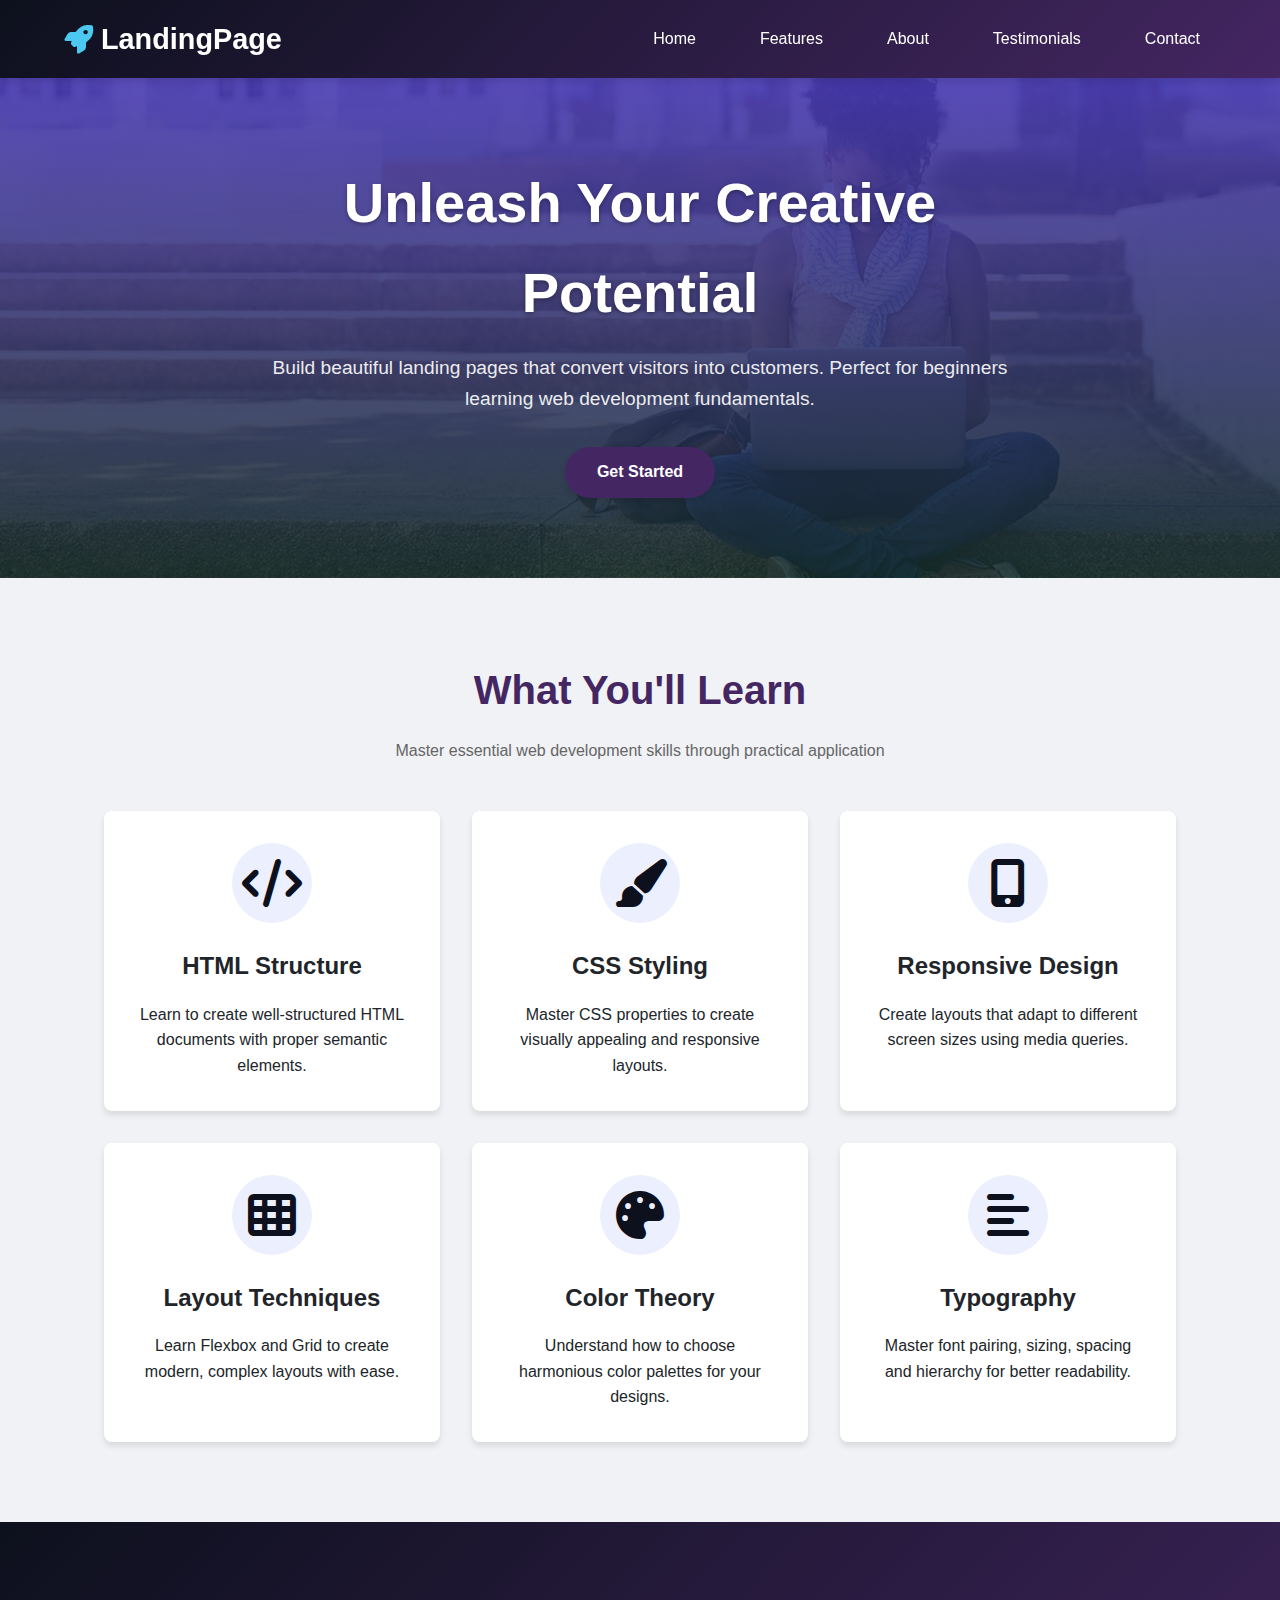
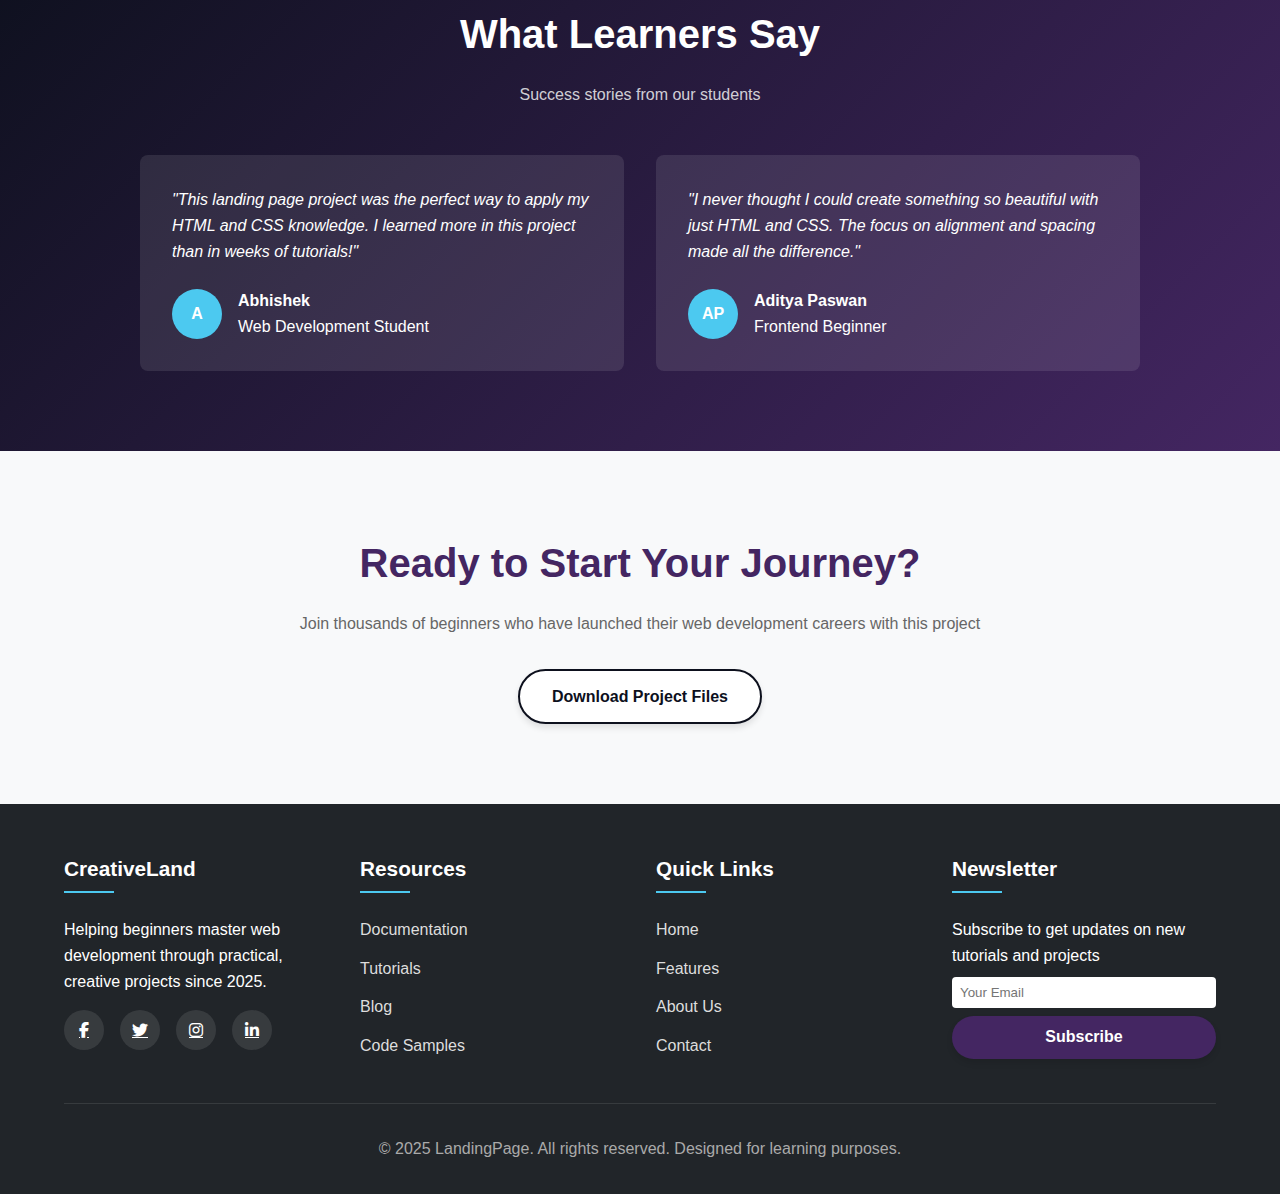
<file: Codsoft/2.Landing Page (Project-2)/Index.html>
<!DOCTYPE html>
<html lang="en">
<head>
    <meta charset="UTF-8">
    <meta name="viewport" content="width=device-width, initial-scale=1.0">
    <link rel="icon" type="image/png" href="favicon.svg">
    <title>Creative Landing Page</title>
    <link rel="stylesheet" href="https://cdnjs.cloudflare.com/ajax/libs/font-awesome/6.4.0/css/all.min.css">
    <link rel="stylesheet" href="style.css">
</head>
<body>
    <!-- Header Section -->
    <header>
        <div class="header-container">
            <div class="logo">
                  <i class="fa-solid fa-rocket fa-beat"></i>
                <span>LandingPage</span>
            </div>
            <nav>
                <ul>
                    <li><a href="#">Home</a></li>
                    <li><a href="#">Features</a></li>
                    <li><a href="#">About</a></li>
                    <li><a href="#">Testimonials</a></li>
                    <li><a href="#">Contact</a></li>
                </ul>
            </nav>
        </div>
    </header>

    <!-- Hero Section -->
    <section class="hero">
        <div class="hero-content">
            <h1>Unleash Your Creative Potential</h1>
            <p>Build beautiful landing pages that convert visitors into customers. Perfect for beginners learning web development fundamentals.</p>
            <a href="#" class="btn">Get Started</a>
        </div>
    </section>

    <!-- Features Section -->
    <section class="features">
        <div class="section-title">
            <h2>What You'll Learn</h2>
            <p>Master essential web development skills through practical application</p>
        </div>
        <div class="features-grid">
            <div class="feature-card">
                <i class="fas fa-code"></i>
                <h3>HTML Structure</h3>
                <p>Learn to create well-structured HTML documents with proper semantic elements.</p>
            </div>
            <div class="feature-card">
                <i class="fas fa-paint-brush"></i>
                <h3>CSS Styling</h3>
                <p>Master CSS properties to create visually appealing and responsive layouts.</p>
            </div>
            <div class="feature-card">
                <i class="fas fa-mobile-alt"></i>
                <h3>Responsive Design</h3>
                <p>Create layouts that adapt to different screen sizes using media queries.</p>
            </div>
            <div class="feature-card">
                <i class="fas fa-th"></i>
                <h3>Layout Techniques</h3>
                <p>Learn Flexbox and Grid to create modern, complex layouts with ease.</p>
            </div>
            <div class="feature-card">
                <i class="fas fa-palette"></i>
                <h3>Color Theory</h3>
                <p>Understand how to choose harmonious color palettes for your designs.</p>
            </div>
            <div class="feature-card">
                <i class="fas fa-align-left"></i>
                <h3>Typography</h3>
                <p>Master font pairing, sizing, spacing and hierarchy for better readability.</p>
            </div>
        </div>
    </section>

    <!-- Testimonials Section -->
    <section class="testimonials">
        <div class="section-title">
            <h2 style="color: white;">What Learners Say</h2>
            <p style="color: rgba(255, 255, 255, 0.8);">Success stories from our students</p>
        </div>
        <div class="testimonial-container">
            <div class="testimonial">
                <div class="testimonial-content">
                    "This landing page project was the perfect way to apply my HTML and CSS knowledge. I learned more in this project than in weeks of tutorials!"
                </div>
                <div class="testimonial-author">
                    <div class="author-img">A</div>
                    <div>
                        <h4>Abhishek</h4>
                        <p>Web Development Student</p>
                    </div>
                </div>
            </div>
            <div class="testimonial">
                <div class="testimonial-content">
                    "I never thought I could create something so beautiful with just HTML and CSS. The focus on alignment and spacing made all the difference."
                </div>
                <div class="testimonial-author">
                    <div class="author-img">AP</div>
                    <div>
                        <h4>Aditya Paswan</h4>
                        <p>Frontend Beginner</p>
                    </div>
                </div>
            </div>
        </div>
    </section>

    <!-- CTA Section -->
    <section class="cta">
        <div class="cta-content">
            <h2>Ready to Start Your Journey?</h2>
            <p>Join thousands of beginners who have launched their web development careers with this project</p>
            <a href="#" class="btn btn-secondary">Download Project Files</a>
        </div>
    </section>

    <!-- Footer -->
    <footer>
        <div class="footer-container">
            <div class="footer-col">
                <h3>CreativeLand</h3>
                <p>Helping beginners master web development through practical, creative projects since 2025.</p>
                <div class="social-links">
                    <a href="#"><i class="fab fa-facebook-f"></i></a>
                    <a href="#"><i class="fab fa-twitter"></i></a>
                    <a href="#"><i class="fab fa-instagram"></i></a>
                    <a href="#"><i class="fab fa-linkedin-in"></i></a>
                </div>
            </div>
            <div class="footer-col">
                <h3>Resources</h3>
                <ul>
                    <li><a href="#">Documentation</a></li>
                    <li><a href="#">Tutorials</a></li>
                    <li><a href="#">Blog</a></li>
                    <li><a href="#">Code Samples</a></li>
                </ul>
            </div>
            <div class="footer-col">
                <h3>Quick Links</h3>
                <ul>
                    <li><a href="#">Home</a></li>
                    <li><a href="#">Features</a></li>
                    <li><a href="#">About Us</a></li>
                    <li><a href="#">Contact</a></li>
                </ul>
            </div>
            <div class="footer-col">
                <h3>Newsletter</h3>
                <p>Subscribe to get updates on new tutorials and projects</p>
                <form>
                    <input type="email" placeholder="Your Email" style="padding: 0.5rem; width: 100%; margin: 0.5rem 0; border-radius: 4px; border: none;">
                    <button type="submit" class="btn" style="width: 100%;">Subscribe</button>
                </form>
            </div>
        </div>
        <div class="copyright">
            <p>&copy; 2025 LandingPage. All rights reserved. Designed for learning purposes.</p>
        </div>
    </footer>
</body>
</html>
</file>
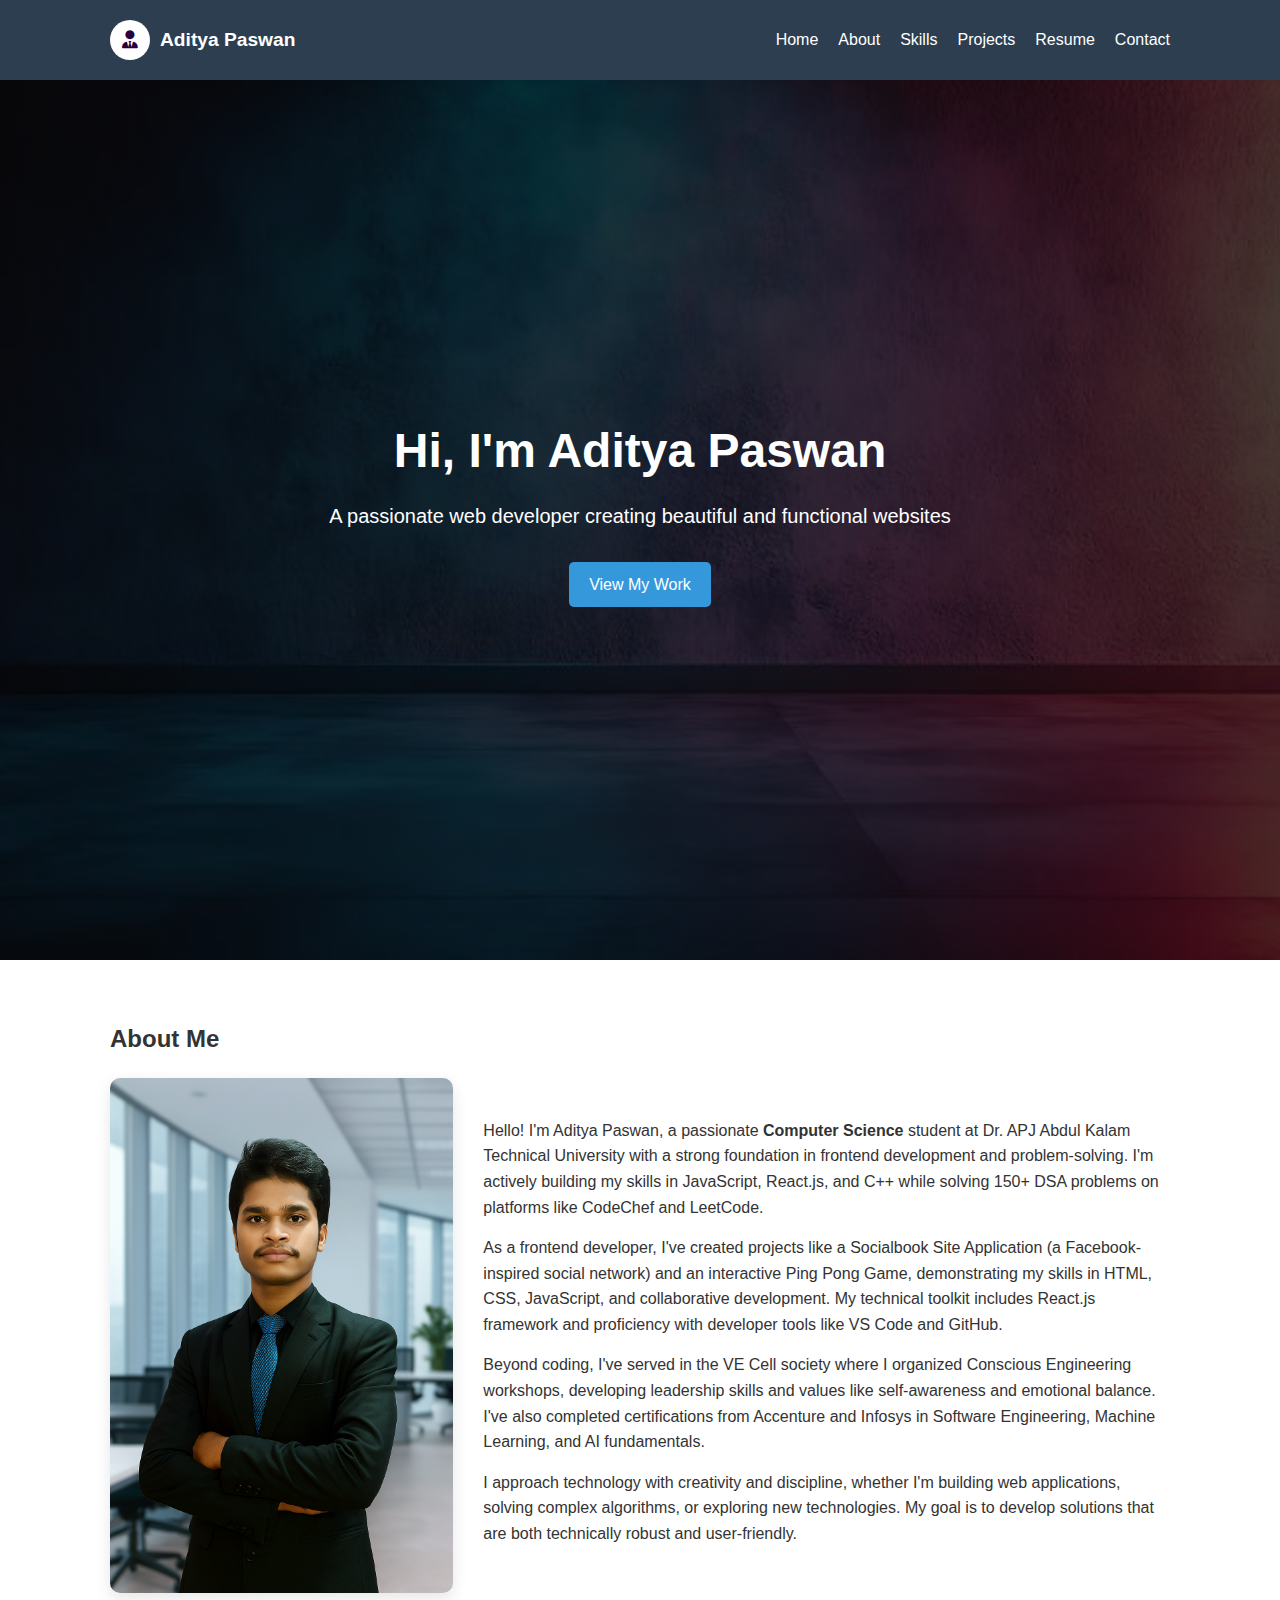
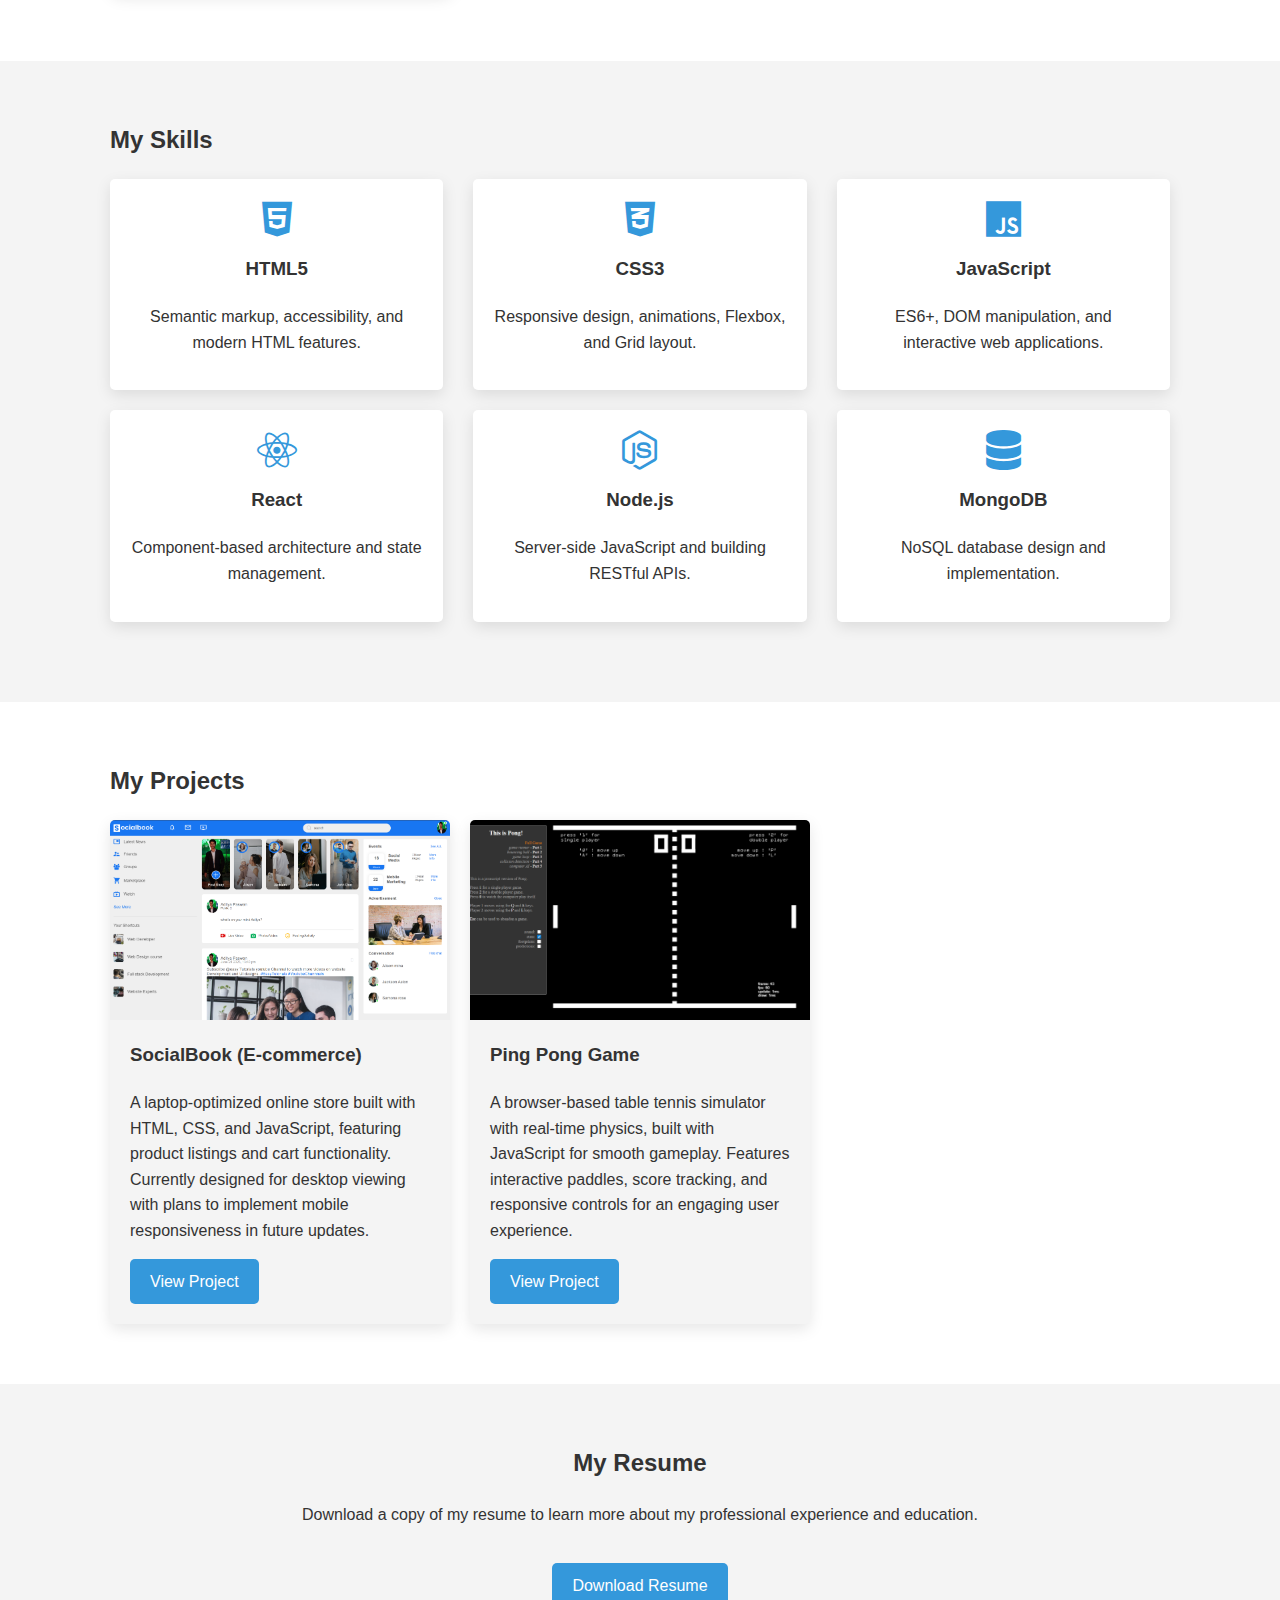
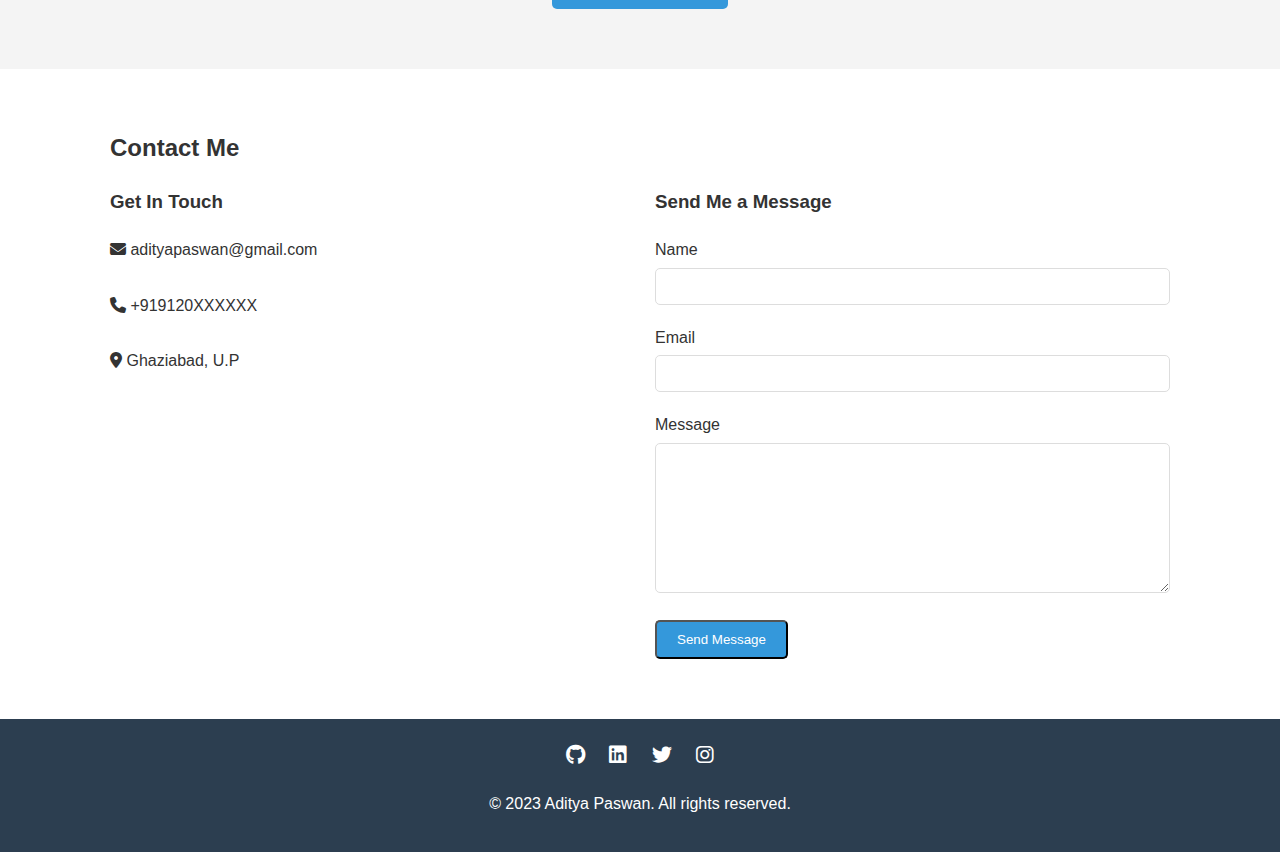
<file: Codsoft/1.My Portpolio (Project-1)/index7.html>
<!DOCTYPE html>
<html lang="en">

<head>
    <meta charset="UTF-8">
    <meta name="viewport" content="width=device-width, initial-scale=1.0">
    <title>My Portfolio</title>
    <link rel="stylesheet" href="https://cdnjs.cloudflare.com/ajax/libs/font-awesome/6.4.0/css/all.min.css">
    <link rel="icon" href="icons8-portfolio-48.png">
    <link rel="stylesheet" href="style7.css">

</head>

<body>
    <!-- Header -->
    <header>
        <div class="container">
            <div class="logo">
                <div class="logo-icon">
                    <i class="fa-solid fa-user-tie"></i>
                </div>
                <span>Aditya Paswan</span>
            </div>
            <nav>
                <ul>
                    <li><a href="#hero">Home</a></li>
                    <li><a href="#about">About</a></li>
                    <li><a href="#skills">Skills</a></li>
                    <li><a href="#projects">Projects</a></li>
                    <li><a href="#resume">Resume</a></li>
                    <li><a href="#contact">Contact</a></li>
                </ul>
            </nav>
        </div>
    </header>

    <!-- Hero Section -->
    <section id="hero">
        <div class="container">
            <h1>Hi, I'm Aditya Paswan</h1>
            <p>A passionate web developer creating beautiful and functional websites</p>
            <a href="#projects" class="btn">View My Work</a>
        </div>
    </section>

    <!-- About Section -->
    <section id="about">
        <div class="container">
            <h2>About Me</h2>
            <div class="about-content">
                <div class="about-img">
                    <img src="Images/Image2.png" alt="Aditya Paswan">
                </div>
                <div class="about-text">
                    <p>Hello! I'm Aditya Paswan, a passionate <b>Computer Science</b> student at Dr. APJ Abdul Kalam
                        Technical
                        University with a strong foundation in frontend development and problem-solving.
                        I'm actively building my skills in JavaScript, React.js, and C++ while solving
                        150+ DSA problems on platforms like CodeChef and LeetCode.</p>

                    <p>As a frontend developer, I've created projects like a Socialbook Site Application (a
                        Facebook-inspired social network) and an interactive Ping Pong Game, demonstrating my skills in
                        HTML, CSS, JavaScript, and collaborative development. My technical toolkit includes React.js
                        framework and proficiency with developer tools like VS Code and GitHub.</p>

                    <p>Beyond coding, I've served in the VE Cell society where I organized Conscious Engineering
                        workshops, developing leadership skills and values like self-awareness and emotional balance.
                        I've also completed certifications from Accenture and Infosys in Software Engineering, Machine
                        Learning, and AI fundamentals.</p>

                    <p>I approach technology with creativity and discipline, whether I'm building web applications,
                        solving complex algorithms, or exploring new technologies. My goal is to develop solutions that
                        are both technically robust and user-friendly.</p>
                </div>
            </div>
    </section>

    <!-- Skills Section -->
    <section id="skills">
        <div class="container">
            <h2>My Skills</h2>
            <div class="skills-container">
                <div class="skill">
                    <i class="fab fa-html5"></i>
                    <h3>HTML5</h3>
                    <p>Semantic markup, accessibility, and modern HTML features.</p>
                </div>
                <div class="skill">
                    <i class="fab fa-css3-alt"></i>
                    <h3>CSS3</h3>
                    <p>Responsive design, animations, Flexbox, and Grid layout.</p>
                </div>
                <div class="skill">
                    <i class="fab fa-js"></i>
                    <h3>JavaScript</h3>
                    <p>ES6+, DOM manipulation, and interactive web applications.</p>
                </div>
                <div class="skill">
                    <i class="fab fa-react"></i>
                    <h3>React</h3>
                    <p>Component-based architecture and state management.</p>
                </div>
                <div class="skill">
                    <i class="fab fa-node-js"></i>
                    <h3>Node.js</h3>
                    <p>Server-side JavaScript and building RESTful APIs.</p>
                </div>
                <div class="skill">
                    <i class="fas fa-database"></i>
                    <h3>MongoDB</h3>
                    <p>NoSQL database design and implementation.</p>
                </div>
            </div>
        </div>
    </section>

    <!-- Projects Section -->
    <section id="projects">
        <div class="container">
            <h2>My Projects</h2>
            <div class="projects-container">
                <div class="project">
                    <div class="project-img">
                        <img src="Images/E-Commerce Website.png" alt="E-commerce Website">
                    </div>
                    <div class="project-info">
                        <h3>SocialBook (E-commerce)</h3>
                        <p>A laptop-optimized online store built with HTML, CSS, and JavaScript, featuring product
                            listings and cart functionality. Currently designed for desktop viewing with plans to
                            implement mobile responsiveness in future updates.</p>
                        <a href="#" class="btn">View Project</a>
                    </div>
                </div>
                <div class="project">
                    <div class="project-img">
                        <img src="Images/Ping Pong Game.png" alt="Ping Pong Game">
                    </div>
                    <div class="project-info">
                        <h3>Ping Pong Game</h3>
                        <p>A browser-based table tennis simulator with real-time
                            physics, built with JavaScript for smooth gameplay. Features interactive paddles, score
                            tracking, and responsive controls for an engaging user experience.</p>
                        <a href="#" class="btn">View Project</a>
                    </div>
                </div>
            </div>
        </div>
        </div>
        </div>
    </section>

    <!-- Resume Section -->
    <section id="resume">
        <div class="container">
            <h2>My Resume</h2>
            <p>Download a copy of my resume to learn more about my professional experience and education.</p>
            <a href="Images/Aditya_Paswan_RESUME.pdf" class="btn" download="Aditya Paswan_Resume.pdf">Download Resume</a>
        </div>
    </section>

    <!-- Contact Section -->
    <section id="contact">
        <div class="container">
            <h2>Contact Me</h2>
            <div class="contact-container">
                <div class="contact-info">
                    <h3>Get In Touch</h3>
                    <p><i class="fas fa-envelope"></i> adityapaswan@gmail.com </p>
                    <p><i class="fas fa-phone"></i> +919120XXXXXX </p>
                    <p><i class="fas fa-map-marker-alt"></i> Ghaziabad, U.P </p>
                </div>
                <div class="contact-form">
                    <h3>Send Me a Message</h3>
                    <form>
                        <div class="form-group">
                            <label for="name">Name</label>
                            <input type="text" id="name" name="name" required>
                        </div>
                        <div class="form-group">
                            <label for="email">Email</label>
                            <input type="email" id="email" name="email" required>
                        </div>
                        <div class="form-group">
                            <label for="message">Message</label>
                            <textarea id="message" name="message" required></textarea>
                        </div>
                        <button type="submit" class="btn">Send Message</button>
                    </form>
                </div>
            </div>
        </div>
    </section>

    <!-- Footer -->
    <footer>
        <div class="container">
            <div class="social-links">
                <a href="#"><i class="fab fa-github"></i></a>
                <a href="#"><i class="fab fa-linkedin"></i></a>
                <a href="#"><i class="fab fa-twitter"></i></a>
                <a href="#"><i class="fab fa-instagram"></i></a>
            </div>
            <p>&copy; 2023 Aditya Paswan. All rights reserved.</p>
        </div>
    </footer>
</body>

</html>
</file>
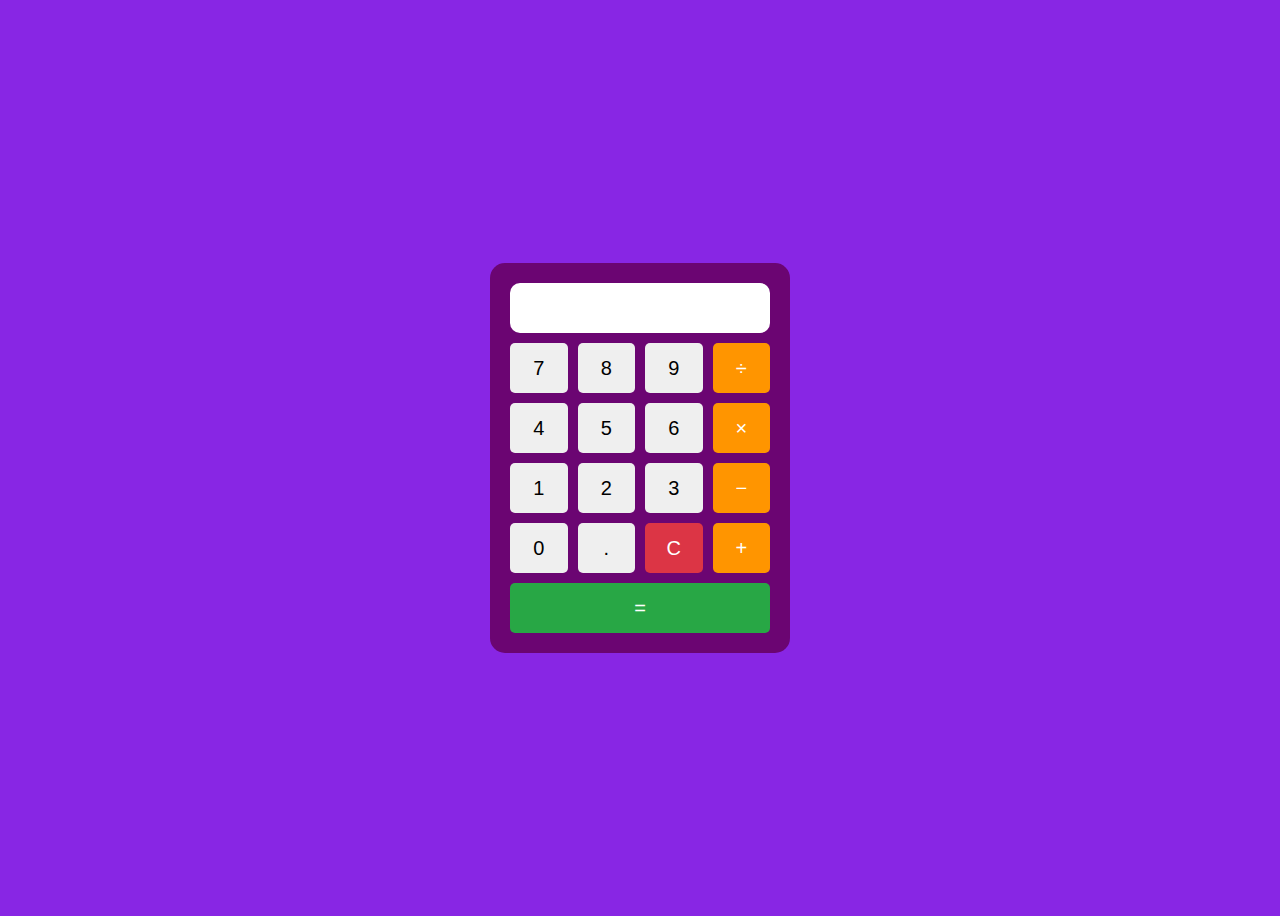
<file: Codsoft/3.Calculator (Project-3)/index1.html>
<!DOCTYPE html>
<html lang="en">
<head>
  <meta charset="UTF-8" />
  <meta name="viewport" content="width=device-width, initial-scale=1.0"/>
  <link rel="icon" type="image/png" href="calculator (1).png" />
  <title>Basic Calculator</title>
  <link rel="stylesheet" href="style1.css"/>
</head>
<body>
  <div class="calculator">
    <input type="text" id="display" disabled />
    <div class="buttons">
      <button class="btn" data-value="7">7</button>
      <button class="btn" data-value="8">8</button>
      <button class="btn" data-value="9">9</button>
      <button class="btn operator" data-value="/">÷</button>

      <button class="btn" data-value="4">4</button>
      <button class="btn" data-value="5">5</button>
      <button class="btn" data-value="6">6</button>
      <button class="btn operator" data-value="*">×</button>

      <button class="btn" data-value="1">1</button>
      <button class="btn" data-value="2">2</button>
      <button class="btn" data-value="3">3</button>
      <button class="btn operator" data-value="-">−</button>

      <button class="btn" data-value="0">0</button>
      <button class="btn" data-value=".">.</button>
      <button class="btn" id="clear">C</button>
      <button class="btn operator" data-value="+">+</button>

      <button class="btn equal" id="equals">=</button>
    </div>
  </div>
  <script src="javaScript.js"></script>
</body>
</html>
</file>
<file: Codsoft/1.My Portpolio (Project-1)/style7.css>
* {
    margin: 0;
    padding: 0;
    box-sizing: border-box;
    font-family: 'Arial', sans-serif;
}

body {
    line-height: 1.6;
    color: #333;
    background-color: #f9f9f9;
}


.logo {
    display: flex;
    align-items: center;
    gap: 10px;
    font-size: 1.2rem;
    font-weight: bold;
    color: #fff;
}

.logo-icon {
    width: 40px;
    height: 40px;
    background: #fff;
    color: #28003e;
    border-radius: 50%;
    display: flex;
    align-items: center;
    justify-content: center;
    font-size: 18px;
}



.container {
    max-width: 1100px;
    margin: 0 auto;
    padding: 0 20px;
}

.profile-img {
    width: 40px;
    height: 40px;
    border-radius: 50%;
    object-fit: cover;
    align-items: center;
    justify-content: center;

}

section {
    padding: 60px 0;
}

h1,
h2,
h3 {
    margin-bottom: 20px;
}

p {
    margin-bottom: 15px;
}

a {
    text-decoration: none;
    color: #3498db;
}

.btn {
    display: inline-block;
    background: #3498db;
    color: #fff;
    padding: 10px 20px;
    border-radius: 5px;
    transition: all 0.3s ease;
}

.btn:hover {
    background: #2980b9;
}

/* Header */
header {
    background: #2c3e50;
    color: #fff;
    padding: 20px 0;
    position: fixed;
    width: 100%;
    top: 0;
    z-index: 1000;
}

header .container {
    display: flex;
    justify-content: space-between;
    align-items: center;
}

.logo {
    display: flex;
    align-items: center;
    gap: 10px;
    font-size: 1.2rem;
    font-weight: bold;
}

nav ul {
    display: flex;
    list-style: none;
}

nav ul li {
    margin-left: 20px;
}

nav ul li a {
    color: #fff;
    transition: color 0.3s ease;
}

nav ul li a:hover {
    color: #3498db;
}

/* Hero Section */
#hero {
    height: 100vh;
    display: flex;
    align-items: center;
    background: linear-gradient(rgba(0, 0, 0, 0.7), rgba(0, 0, 0, 0.7)), url('Images/Background Image.jpg') no-repeat center center/cover;
    color: #fff;
    text-align: center;
    margin-top: 60px;
}

#hero h1 {
    font-size: 48px;
    margin-bottom: 10px;
}

#hero p {
    font-size: 20px;
    max-width: 700px;
    margin: 0 auto 30px;
}

/* About Section */
#about {
    background: #fff;
}

.about-content {
    display: flex;
    align-items: center;
    flex-wrap: wrap;
}

.about-img {
    flex: 1;
    min-width: 300px;
    padding-right: 30px;
}

.about-img img {
    width: 100%;
    border-radius: 10px;
    box-shadow: 0 5px 15px rgba(0, 0, 0, 0.1);
}

.about-text {
    flex: 2;
    min-width: 300px;
}

/* Skills Section */
#skills {
    background: #f4f4f4;
}

.skills-container {
    display: flex;
    flex-wrap: wrap;
    justify-content: space-between;
}

.skill {
    flex: 0 0 calc(33.333% - 20px);
    background: #fff;
    padding: 20px;
    margin-bottom: 20px;
    border-radius: 5px;
    box-shadow: 0 5px 15px rgba(0, 0, 0, 0.1);
    text-align: center;
}

.skill i {
    font-size: 40px;
    color: #3498db;
    margin-bottom: 15px;
}

/* Projects Section */
#projects {
    background: #fff;
}

.projects-container {
    display: grid;
    grid-template-columns: repeat(auto-fill, minmax(300px, 1fr));
    gap: 20px;
}

.project {
    background: #f4f4f4;
    border-radius: 5px;
    overflow: hidden;
    box-shadow: 0 5px 15px rgba(0, 0, 0, 0.1);
}

.project-img {
    height: 200px;
    overflow: hidden;
}

.project-img img {
    width: 100%;
    height: 100%;
    object-fit: cover;
    transition: transform 0.5s ease;
}

.project:hover .project-img img {
    transform: scale(1.1);
}

.project-info {
    padding: 20px;
}

/* Resume Section */
#resume {
    background: #f4f4f4;
    text-align: center;
    padding: 60px 0;
}

#resume .btn {
    margin-top: 20px;
    display: inline-block;
}

/* Contact Section */
#contact {
    background: #fff;
}

.contact-container {
    display: flex;
    flex-wrap: wrap;
}

.contact-info {
    flex: 1;
    min-width: 300px;
    padding-right: 30px;
}

.contact-info p {
    margin-bottom: 30px;
}

.contact-form {
    flex: 1;
    min-width: 300px;
}

.form-group {
    margin-bottom: 20px;
}

.form-group label {
    display: block;
    margin-bottom: 5px;
}

.form-group input,
.form-group textarea {
    width: 100%;
    padding: 10px;
    border: 1px solid #ddd;
    border-radius: 5px;
}

.form-group textarea {
    height: 150px;
}

/* Footer */
footer {
    background: #2c3e50;
    color: #fff;
    text-align: center;
    padding: 20px 0;
}

.social-links {
    margin-bottom: 20px;
}

.social-links a {
    color: #fff;
    margin: 0 10px;
    font-size: 20px;
}

/* Responsive Design */
@media (max-width: 768px) {
    .about-content {
        flex-direction: column;
    }

    .about-img {
        margin-bottom: 30px;
        padding-right: 0;
    }

    .skill {
        flex: 0 0 100%;
    }

    .contact-container {
        flex-direction: column;
    }

    .contact-info {
        margin-bottom: 30px;
        padding-right: 0;
    }

}
</file>
<file: Codsoft/3.Calculator (Project-3)/style1.css>
body {
  display: flex;
  height: 100vh;
  justify-content: center;
  align-items: center;
  background: #8826e4;
}

.calculator {
  background: #6b0572;
  padding: 20px;
  border-radius: 15px;
  width: 260px;
}

#display {
  width: 100%;
  height: 50px;
  margin-bottom: 10px;
  font-size: 24px;
  text-align: right;
  padding: 10px;
  border: none;
  background: #fff;
  border-radius: 10px;
  box-sizing: border-box;
}

.buttons {
  display: grid;
  grid-template-columns: repeat(4, 1fr);
  gap: 10px;
}

.btn {
  height: 50px;
  font-size: 20px;
  border: none;
  border-radius: 5px;
  cursor: pointer;
}

.btn.operator {
  background: #ff9500;
  color: #fff;
}

.btn.equal {
  grid-column: span 4;
  background: #28a745;
  color: #fff;
}

.btn:hover {
  opacity: 0.8;
}

#clear {
  background: #dc3545;
  color: #fff;
}
</file>
<file: Codsoft/2.Landing Page (Project-2)/style.css>
/* CSS Reset & Variables */
* {
    margin: 0;
    padding: 0;
    box-sizing: border-box;
    font-family: 'Segoe UI', Tahoma, Geneva, Verdana, sans-serif;
}

:root {
    --primary: #0d101d;
    --secondary: #442662;
    --accent: #4cc9f0;
    --light: #f8f9fa;
    --dark: #212529;
    --success: #4ade80;
    --warning: #facc15;
    --danger: #f87171;
    --shadow: 0 4px 6px rgba(0, 0, 0, 0.1);
    --transition: all 0.3s ease;
    --border-radius: 8px;
}

body {
    background-color: #f0f2f5;
    color: var(--dark);
    line-height: 1.6;
}

/* Header Styles */
header {
    background: linear-gradient(135deg, var(--primary), var(--secondary));
    color: white;
    padding: 1rem 5%;
    position: sticky;
    top: 0;
    z-index: 100;
    box-shadow: var(--shadow);
}

.header-container {
    max-width: 1200px;
    margin: 0 auto;
    display: flex;
    justify-content: space-between;
    align-items: center;
}

.logo {
    font-size: 1.8rem;
    font-weight: 700;
    display: flex;
    align-items: center;
    gap: 0.5rem;
}

.logo i {
    color: var(--accent);
}

nav ul {
    display: flex;
    list-style: none;
    gap: 2rem;
}

nav a {
    color: white;
    text-decoration: none;
    font-weight: 500;
    padding: 0.5rem 1rem;
    border-radius: var(--border-radius);
    transition: var(--transition);
}

nav a:hover {
    background: rgba(255, 255, 255, 0.1);
}

/* Hero Section */
.hero {
    padding: 5rem 5%;
    background: linear-gradient(rgb(73 58 179 / 90%), rgb(20 44 39 / 85%)), url(image.jpeg);
    background-size: cover;
    background-position: center;
    color: white;
    text-align: center;
}

.hero-content {
    max-width: 800px;
    margin: 0 auto;
}

.hero h1 {
    font-size: 3.5rem;
    margin-bottom: 1rem;
    text-shadow: 0 2px 4px rgba(0, 0, 0, 0.3);
}

.hero p {
    font-size: 1.2rem;
    margin-bottom: 2rem;
    opacity: 0.9;
}

.btn {
    display: inline-block;
    background: var(--secondary);
    color: white;
    padding: 0.8rem 2rem;
    border-radius: 50px;
    text-decoration: none;
    font-weight: 600;
    transition: var(--transition);
    border: none;
    cursor: pointer;
    font-size: 1rem;
    box-shadow: var(--shadow);
}

.btn:hover {
    transform: translateY(-3px);
    box-shadow: 0 6px 12px rgba(0, 0, 0, 0.15);
}

/* Features Section */
.features {
    padding: 5rem 5%;
    max-width: 1200px;
    margin: 0 auto;
}

.section-title {
    text-align: center;
    margin-bottom: 3rem;
}

.section-title h2 {
    font-size: 2.5rem;
    color: var(--secondary);
    margin-bottom: 1rem;
}

.section-title p {
    color: #666;
    max-width: 700px;
    margin: 0 auto;
}

.features-grid {
    display: grid;
    grid-template-columns: repeat(auto-fit, minmax(300px, 1fr));
    gap: 2rem;
}

.feature-card {
    background: white;
    border-radius: var(--border-radius);
    padding: 2rem;
    text-align: center;
    box-shadow: var(--shadow);
    transition: var(--transition);
}

.feature-card:hover {
    transform: translateY(-10px);
    box-shadow: 0 10px 20px rgba(0, 0, 0, 0.1);
}

.feature-card i {
    font-size: 3rem;
    color: var(--primary);
    margin-bottom: 1.5rem;
    background: rgba(67, 97, 238, 0.1);
    width: 80px;
    height: 80px;
    line-height: 80px;
    border-radius: 50%;
}

.feature-card h3 {
    font-size: 1.5rem;
    margin-bottom: 1rem;
    color: var(--dark);
}

/* Testimonials */
.testimonials {
    background: linear-gradient(135deg, var(--primary), var(--secondary));
    padding: 5rem 5%;
    color: white;
}

.testimonial-container {
    max-width: 1000px;
    margin: 0 auto;
    display: flex;
    flex-wrap: wrap;
    gap: 2rem;
    justify-content: center;
}

.testimonial {
    background: rgba(255, 255, 255, 0.1);
    padding: 2rem;
    border-radius: var(--border-radius);
    flex: 1;
    min-width: 300px;
}

.testimonial-content {
    font-style: italic;
    margin-bottom: 1.5rem;
}

.testimonial-author {
    display: flex;
    align-items: center;
    gap: 1rem;
}

.author-img {
    width: 50px;
    height: 50px;
    border-radius: 50%;
    background: var(--accent);
    display: flex;
    align-items: center;
    justify-content: center;
    font-weight: bold;
}

/* CTA Section */
.cta {
    padding: 5rem 5%;
    text-align: center;
    background: var(--light);
}

.cta-content {
    max-width: 800px;
    margin: 0 auto;
}

.cta h2 {
    font-size: 2.5rem;
    color: var(--secondary);
    margin-bottom: 1rem;
}

.cta p {
    margin-bottom: 2rem;
    color: #666;
}

.btn-secondary {
    background: white;
    color: var(--primary);
    border: 2px solid var(--primary);
}

.btn-secondary:hover {
    background: var(--primary);
    color: white;
}

/* Footer */
footer {
    background: var(--dark);
    color: white;
    padding: 3rem 5% 2rem;
}

.footer-container {
    max-width: 1200px;
    margin: 0 auto;
    display: grid;
    grid-template-columns: repeat(auto-fit, minmax(250px, 1fr));
    gap: 2rem;
}

.footer-col h3 {
    font-size: 1.3rem;
    margin-bottom: 1.5rem;
    position: relative;
    padding-bottom: 0.5rem;
}

.footer-col h3::after {
    content: '';
    position: absolute;
    left: 0;
    bottom: 0;
    width: 50px;
    height: 2px;
    background: var(--accent);
}

.footer-col ul {
    list-style: none;
}

.footer-col ul li {
    margin-bottom: 0.8rem;
}

.footer-col ul li a {
    color: #ddd;
    text-decoration: none;
    transition: var(--transition);
}

.footer-col ul li a:hover {
    color: var(--accent);
    padding-left: 5px;
}

.social-links {
    display: flex;
    gap: 1rem;
    margin-top: 1rem;
}

.social-links a {
    display: inline-flex;
    align-items: center;
    justify-content: center;
    width: 40px;
    height: 40px;
    background: rgba(255, 255, 255, 0.1);
    border-radius: 50%;
    color: white;
    transition: var(--transition);
}

.social-links a:hover {
    background: var(--accent);
    transform: translateY(-3px);
}

.copyright {
    text-align: center;
    padding-top: 2rem;
    margin-top: 2rem;
    border-top: 1px solid rgba(255, 255, 255, 0.1);
    color: #aaa;
}

/* Responsive Design */
@media (max-width: 768px) {
    .header-container {
        flex-direction: column;
        gap: 1rem;
    }

    nav ul {
        gap: 1rem;
        flex-wrap: wrap;
        justify-content: center;
    }

    .hero h1 {
        font-size: 2.5rem;
    }

    .features-grid {
        grid-template-columns: 1fr;
    }
}
</file>
